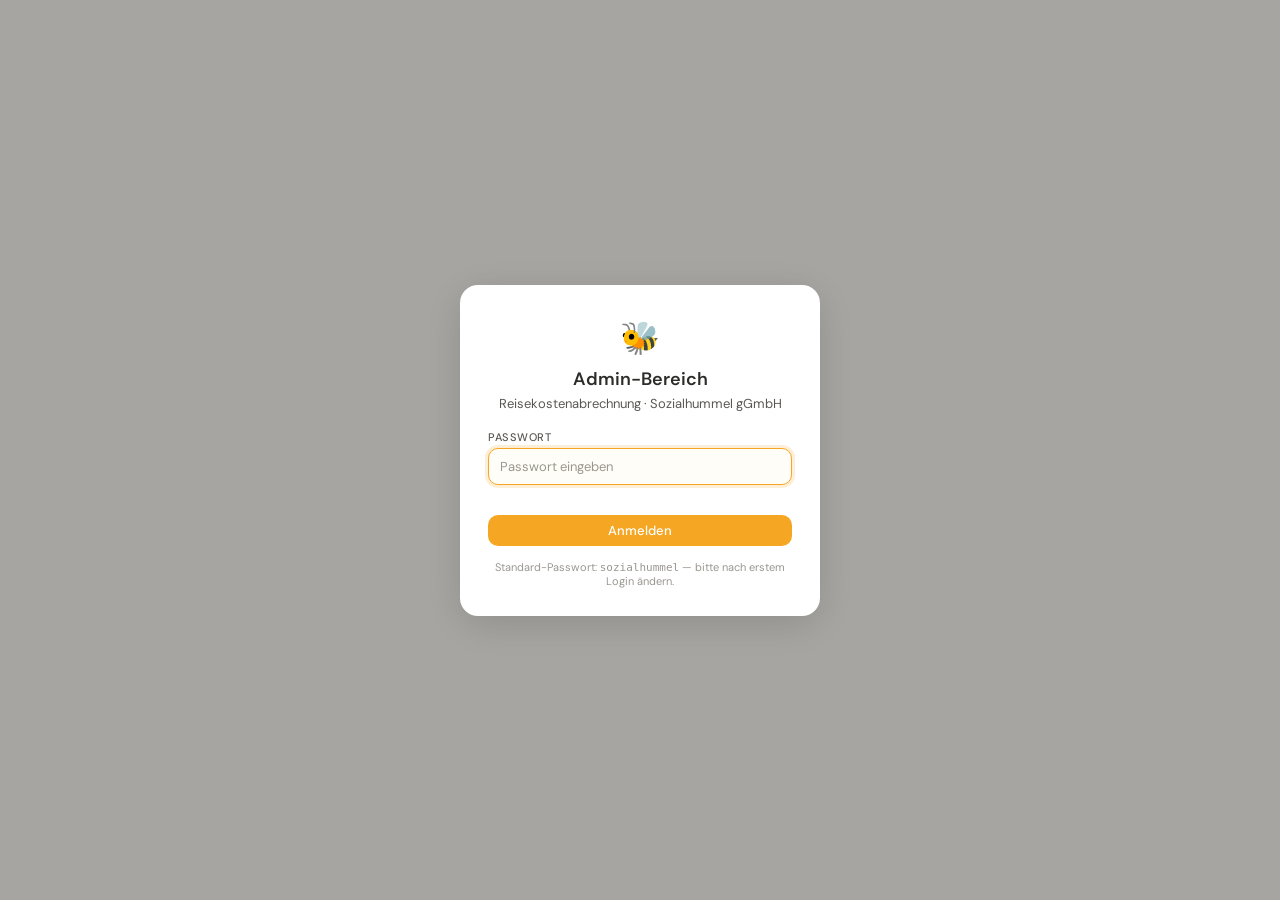
<file: admin.html>
<!DOCTYPE html>
<html lang="de">
<head>
  <meta charset="UTF-8">
  <meta name="viewport" content="width=device-width, initial-scale=1.0">
  <title>Admin · Reisekostenabrechnung</title>
  <link rel="preconnect" href="https://fonts.googleapis.com">
  <link rel="preconnect" href="https://fonts.gstatic.com" crossorigin>
  <link href="https://fonts.googleapis.com/css2?family=DM+Sans:wght@300;400;500;600&display=swap" rel="stylesheet">
  <link rel="stylesheet" href="style.css">
  <script src="config.js"></script>
</head>
<body>

<!-- Login -->
<div id="login-wrap" class="login-wrap">
  <div class="login-card">
    <div class="login-icon">🐝</div>
    <h2>Admin-Bereich</h2>
    <p>Reisekostenabrechnung · Sozialhummel gGmbH</p>
    <div class="field" style="text-align:left;margin-bottom:4px">
      <label class="field-label" for="pw-input">Passwort</label>
      <input type="password" id="pw-input" placeholder="Passwort eingeben"
             onkeydown="if(event.key==='Enter')doLogin()">
    </div>
    <div id="pw-error" style="font-size:12px;color:var(--red);min-height:18px;margin-bottom:8px"></div>
    <button class="btn-primary" style="width:100%;justify-content:center" onclick="doLogin()">
      Anmelden
    </button>
    <div class="login-hint">Standard-Passwort: <code>sozialhummel</code> — bitte nach erstem Login ändern.</div>
  </div>
</div>

<!-- Admin UI -->
<div id="admin-ui" style="display:none">

  <div id="topbar-mount"></div>

  <main>

    <!-- Section 1: Arbeitgeberdaten -->
    <div class="card">
      <div class="sec-title">🏢 Arbeitgeberdaten</div>

      <div class="grid-2" style="gap:10px">
        <div class="field col-2">
          <label class="field-label" for="ag-name">Firmenname *</label>
          <input type="text" id="ag-name" placeholder="Sozialhummel gGmbH">
        </div>
        <div class="field col-2">
          <label class="field-label" for="ag-strasse">Straße &amp; Hausnummer</label>
          <input type="text" id="ag-strasse" placeholder="Mozartstr. 10">
        </div>
        <div class="field">
          <label class="field-label" for="ag-plz">PLZ</label>
          <input type="text" id="ag-plz" placeholder="53819" maxlength="5">
        </div>
        <div class="field">
          <label class="field-label" for="ag-ort">Ort</label>
          <input type="text" id="ag-ort" placeholder="Neunkirchen-Seelscheid">
        </div>
        <div class="field">
          <label class="field-label" for="ag-email">E-Mail</label>
          <input type="email" id="ag-email" placeholder="info@sozialhummel.de">
        </div>
        <div class="field">
          <label class="field-label" for="ag-tel">Telefon</label>
          <input type="tel" id="ag-tel" placeholder="+49 2247 …">
        </div>
      </div>

      <hr class="sep">

      <div class="field" style="margin-bottom:6px">
        <label class="field-label" for="ag-maps-key">Google Maps API Key</label>
        <div style="display:flex;gap:8px;align-items:center;flex-wrap:wrap">
          <input type="text" id="ag-maps-key" placeholder="AIzaSy…" autocomplete="off"
                 style="flex:1;min-width:180px">
          <button class="btn-ghost" id="btn-test-key" onclick="testeApiKey()"
                  style="white-space:nowrap;flex-shrink:0">API Key testen</button>
          <span id="key-test-result" style="font-size:12px;font-weight:500;white-space:nowrap"></span>
        </div>
      </div>
      <div class="info-box" style="margin-bottom:14px">
        <span class="box-icon">ℹ️</span>
        <span>
          Für KM-Berechnung (Distance Matrix API). Kostenlos bis ca. 200 Anfragen/Tag.
          Schlüssel erstellen unter:
          <a href="https://console.cloud.google.com" target="_blank" rel="noopener"
             style="color:var(--blue)">console.cloud.google.com</a>
          <br>
          Der API Key aus <code>config.js</code> ist aktiv, solange hier kein abweichender Key
          gespeichert wurde. Hier eingetragene Werte überschreiben <code>config.js</code> nur
          auf diesem Gerät.
        </span>
      </div>

      <div class="btn-row">
        <button class="btn-primary" onclick="speichernAG()">Speichern</button>
      </div>
    </div>

    <div class="card" style="margin-top:1rem;border-left:3px solid #F5A623">
      <div class="sec-title">📧 Buchhaltung &amp; Einreichung</div>

      <div class="field" style="margin-bottom:10px">
        <label class="field-label" for="ag-buchhaltung-mail">Buchhaltungs-E-Mail</label>
        <input type="email" id="ag-buchhaltung-mail"
               placeholder="finanzen@sozialhummel.de"
               value="">
        <span style="font-size:11px;color:var(--text-hint)">
          Wird als Empfänger beim „Per E-Mail einreichen"-Button verwendet.
        </span>
      </div>

      <div class="btn-row" style="margin-top:12px">
        <button class="btn-primary" onclick="saveBuchhaltung()">Speichern</button>
      </div>
    </div>

    <div class="card" style="margin-top:1rem;border-left:3px solid #F5A623">
      <div class="sec-title">🚗 Erstattungssatz</div>

      <div class="field" style="margin-bottom:10px">
        <label class="field-label" for="ag-rate">Kilometerpauschale (€/km)</label>
        <div style="display:flex;align-items:center;gap:8px">
          <input type="number" id="ag-rate" step="0.01" min="0.10" max="1.00"
                 placeholder="0.30" style="width:90px">
          <span style="font-size:13px;color:var(--text-muted)">€ pro km</span>
        </div>
        <span style="font-size:11px;color:var(--text-hint)">
          Gesetzlicher Richtwert 2026: 0,30 €/km. Hier den vom AG festgelegten Satz eintragen.
        </span>
      </div>

      <div class="info-box" style="margin-bottom:10px">
        <span class="box-icon">ℹ️</span>
        <span>Änderungen gelten sofort für alle neuen Abrechnungen.</span>
      </div>

      <div class="btn-row" style="margin-top:12px">
        <button class="btn-primary" onclick="saveRate()">Speichern</button>
        <button class="btn-ghost" onclick="resetRate()">Auf Standard zurücksetzen (0,30 €)</button>
      </div>
    </div>

    <!-- Section 2: Passwort -->
    <div class="card">
      <div class="sec-title">🔐 Admin-Passwort ändern</div>
      <div class="grid-2" style="gap:10px">
        <div class="field">
          <label class="field-label" for="new-pw">Neues Passwort</label>
          <input type="password" id="new-pw" placeholder="Mind. 6 Zeichen"
                 autocomplete="new-password">
        </div>
        <div class="field">
          <label class="field-label" for="new-pw2">Passwort wiederholen</label>
          <input type="password" id="new-pw2" placeholder="Wiederholen"
                 autocomplete="new-password">
        </div>
      </div>
      <div class="btn-row">
        <button class="btn-primary" onclick="aendernPasswort()">Passwort ändern</button>
      </div>
    </div>

    <!-- Section 3: Daten zurücksetzen -->
    <div class="danger-card">
      <div class="sec-title" style="color:var(--red)">🗑 Daten zurücksetzen</div>
      <p style="font-size:13px;color:var(--red);margin-bottom:12px">
        Löscht alle <strong>Entwürfe</strong> und das <strong>Profil</strong> auf diesem Gerät.
        Admin-Einstellungen (Arbeitgeberdaten, Passwort) bleiben erhalten.
      </p>
      <button class="btn-danger" onclick="loeschenDaten()">Entwürfe &amp; Profil löschen</button>
    </div>

  </main>
</div>

<div id="toast"></div>
<script src="app.js?v=9"></script>
<script>
'use strict';

var DEFAULT_PW = 'sozialhummel';

function getAdminPw() { return store.get('admin_pw', null) || APP_CONFIG.adminPw; }

function doLogin() {
  var pw  = document.getElementById('pw-input').value;
  var err = document.getElementById('pw-error');
  if (pw === getAdminPw()) {
    document.getElementById('login-wrap').style.display = 'none';
    document.getElementById('admin-ui').style.display   = 'block';
    ladeAGDaten();
    document.getElementById('topbar-mount').innerHTML = renderTopbar('admin');
    // "Abmelden"-Button rechts in die Topbar-Nav einfügen
    var nav = document.querySelector('#topbar-mount .topbar-nav');
    if (nav) {
      var btn = document.createElement('button');
      btn.className = 'btn-ghost';
      btn.style.cssText = 'font-size:12px;padding:4px 12px;margin-left:4px';
      btn.textContent = 'Abmelden';
      btn.onclick = doLogout;
      nav.appendChild(btn);
    }
  } else {
    err.textContent = 'Falsches Passwort — bitte erneut versuchen.';
    document.getElementById('pw-input').value = '';
    document.getElementById('pw-input').focus();
  }
}

function doLogout() {
  document.getElementById('admin-ui').style.display   = 'none';
  document.getElementById('login-wrap').style.display = 'flex';
  document.getElementById('pw-error').textContent = '';
  document.getElementById('pw-input').value = '';
  document.getElementById('pw-input').focus();
}

function ladeAGDaten() {
  var ag = getArbeitgeber();
  setV('ag-name',     ag.name     || '');
  setV('ag-strasse',  ag.strasse  || '');
  setV('ag-plz',      ag.plz      || '');
  setV('ag-ort',      ag.ort      || '');
  setV('ag-email',    ag.email    || '');
  setV('ag-tel',      ag.tel      || '');
  setV('ag-maps-key', ag.mapsKey  || '');
  var agData = store.get('ag_data', {});
  var mailEl = document.getElementById('ag-buchhaltung-mail');
  if (mailEl) mailEl.value = agData.buchhaltungMail || '';
  var rateEl = document.getElementById('ag-rate');
  if (rateEl) rateEl.value = agData.rate || '0.30';
}

function speichernAG() {
  var ag = store.get('ag_data', {});
  ag.name    = gV('ag-name');
  ag.strasse = gV('ag-strasse');
  ag.plz     = gV('ag-plz');
  ag.ort     = gV('ag-ort');
  ag.email   = gV('ag-email');
  ag.tel     = gV('ag-tel');
  ag.mapsKey = gV('ag-maps-key');
  store.set('ag_data', ag);
  showToast('Gespeichert ✓', 'ok');
}

async function testeApiKey() {
  var key = gV('ag-maps-key');
  if (!key) { showToast('Bitte zuerst einen API Key eingeben.', 'warn'); return; }
  var btn = document.getElementById('btn-test-key');
  var res = document.getElementById('key-test-result');
  var orig = btn.textContent;
  btn.disabled = true; btn.textContent = 'Teste …';
  res.textContent = '';
  try {
    var url = 'https://maps.googleapis.com/maps/api/geocode/json?address=Bonn,DE&key=' +
              encodeURIComponent(key);
    var r = await fetch(url);
    var j = await r.json();
    if (j.status === 'OK' || j.status === 'ZERO_RESULTS') {
      res.textContent = '✓ Gültig';
      res.style.color = 'var(--green-dark)';
    } else {
      res.textContent = '✗ Ungültig (' + j.status + ')';
      res.style.color = 'var(--red)';
    }
  } catch (e) {
    res.textContent = '✗ Fehler: ' + e.message;
    res.style.color = 'var(--red)';
  } finally {
    btn.disabled = false; btn.textContent = orig;
  }
}

function aendernPasswort() {
  var pw  = gV('new-pw');
  var pw2 = gV('new-pw2');
  if (!pw)           { showToast('Bitte neues Passwort eingeben.', 'warn'); return; }
  if (pw.length < 6) { showToast('Passwort muss mindestens 6 Zeichen lang sein.', 'warn'); return; }
  if (pw !== pw2)    { showToast('Passwörter stimmen nicht überein.', 'warn'); return; }
  store.set('admin_pw', pw);
  setV('new-pw', ''); setV('new-pw2', '');
  showToast('Passwort geändert ✓', 'ok');
}

function loeschenDaten() {
  if (!confirm('Alle Entwürfe und das Profil wirklich löschen? Dieser Vorgang kann nicht rückgängig gemacht werden.')) return;
  store.del('drafts');
  store.del('profil');
  showToast('Entwürfe und Profil gelöscht.', 'ok');
}

function saveBuchhaltung() {
  var mail = document.getElementById('ag-buchhaltung-mail');
  if (!mail) return;
  var ag = store.get('ag_data', {});
  ag.buchhaltungMail = mail.value.trim();
  store.set('ag_data', ag);
  if (ag.buchhaltungMail) {
    showToast('Buchhaltungs-E-Mail gespeichert ✓', 'ok');
  } else {
    showToast('Buchhaltungs-E-Mail geleert — kein CC beim E-Mail-Versand.', 'ok');
  }
}

function saveRate() {
  var rateEl = document.getElementById('ag-rate');
  if (!rateEl) return;
  var val = parseFloat(rateEl.value);
  if (isNaN(val) || val < 0.10 || val > 1.00) {
    showToast('Bitte einen gültigen Satz zwischen 0,10 und 1,00 € eingeben.', 'warn');
    return;
  }
  var ag = store.get('ag_data', {});
  ag.rate = val;
  store.set('ag_data', ag);
  showToast('Erstattungssatz gespeichert ✓', 'ok');
}

function resetRate() {
  var rateEl = document.getElementById('ag-rate');
  if (rateEl) rateEl.value = '0.30';
  var ag = store.get('ag_data', {});
  ag.rate = 0.30;
  store.set('ag_data', ag);
  showToast('Erstattungssatz auf 0,30 € zurückgesetzt ✓', 'ok');
}

function setV(id, val) { var el = document.getElementById(id); if (el) el.value = val; }
function gV(id)        { var el = document.getElementById(id); return el ? el.value.trim() : ''; }

document.addEventListener('DOMContentLoaded', function () {
  document.getElementById('login-wrap').style.display = 'flex';
  document.getElementById('admin-ui').style.display   = 'none';
  document.getElementById('pw-input').focus();
});
</script>

</body>
</html>
</file>
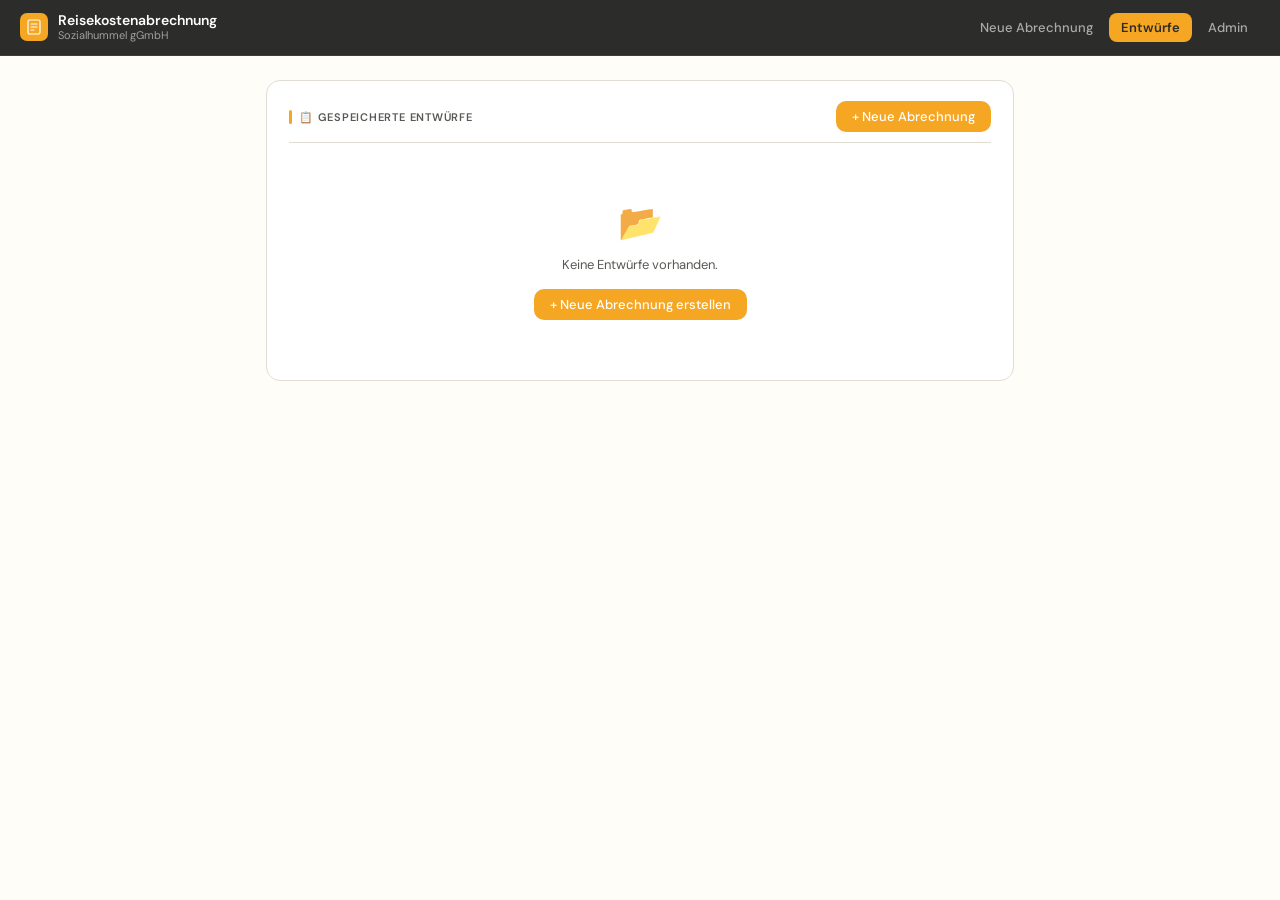
<file: drafts.html>
<!DOCTYPE html>
<html lang="de">
<head>
  <meta charset="UTF-8">
  <meta name="viewport" content="width=device-width, initial-scale=1.0">
  <title>Entwürfe · Reisekostenabrechnung</title>
  <link rel="preconnect" href="https://fonts.googleapis.com">
  <link rel="preconnect" href="https://fonts.gstatic.com" crossorigin>
  <link href="https://fonts.googleapis.com/css2?family=DM+Sans:wght@300;400;500;600&display=swap" rel="stylesheet">
  <link rel="stylesheet" href="style.css">
  <script src="config.js"></script>
</head>
<body>

<div id="topbar-mount"></div>

<main>
  <div class="card">
    <div style="display:flex;align-items:center;justify-content:space-between;
                margin-bottom:16px;padding-bottom:10px;border-bottom:1px solid var(--gray-200)">
      <div class="sec-title" style="margin:0;padding:0;border:none">📋 Gespeicherte Entwürfe</div>
      <a href="index.html" class="btn-primary" style="text-decoration:none">
        + Neue Abrechnung
      </a>
    </div>
    <div id="drafts-list"></div>
  </div>
</main>

<div id="toast"></div>
<script src="app.js?v=9"></script>
<script>
'use strict';

function getDraftBetrag(d) {
  var m        = d.mitarbeiter || {};
  var pendelKm = (m.pendelKmEinfach || 0) * 2;
  var gesamt   = 0;
  (d.fahrten || []).forEach(function (f) {
    var modus   = f.modus || 'hinrueck';
    var kmHin   = parseInt(f.kmHin)   || 0;
    var kmRueck = parseInt(f.kmRueck) || 0;
    var gesamtKm;
    if      (modus === 'einfach')    gesamtKm = kmHin;
    else if (modus === 'hinrueck')   gesamtKm = kmHin * 2;
    else                             gesamtKm = kmHin + kmRueck;
    var keinAbzug = f.startTyp === 'arbeitsort';
    var erstKm    = keinAbzug ? gesamtKm : Math.max(0, gesamtKm - pendelKm);
    gesamt += erstKm * 0.30;
  });
  var sp = d.spesen || {};
  gesamt += (sp.uebernachtung || 0) + (sp.opnv || 0) + (sp.parken || 0) + (sp.sonstige || 0);
  return gesamt;
}

function getModusUebersicht(fahrten) {
  var counts = {};
  (fahrten || []).forEach(function (f) {
    var mod = f.modus || 'hinrueck';
    counts[mod] = (counts[mod] || 0) + 1;
  });
  var parts = [];
  if (counts.einfach)    parts.push(counts.einfach    + '× Einfach');
  if (counts.hinrueck)   parts.push(counts.hinrueck   + '× H+R');
  if (counts.mehrtaegig) parts.push(counts.mehrtaegig + '× Mehrtägig');
  return parts.join(', ') || '–';
}

function renderDrafts() {
  var list = document.getElementById('drafts-list');
  if (!list) return;

  var drafts = getDrafts().slice().sort(function (a, b) {
    return new Date(b.savedAt || 0) - new Date(a.savedAt || 0);
  });

  if (drafts.length === 0) {
    list.innerHTML =
      '<div class="empty-state">' +
        '<div class="empty-state-icon">📂</div>' +
        '<p>Keine Entwürfe vorhanden.</p>' +
        '<a href="index.html" class="btn-primary"' +
        ' style="text-decoration:none;display:inline-flex;align-items:center;gap:6px">' +
          '+ Neue Abrechnung erstellen' +
        '</a>' +
      '</div>';
    return;
  }

  list.innerHTML = drafts.map(function (d) {
    var m        = d.mitarbeiter || {};
    var vn       = m.vorname  || '';
    var nn       = m.nachname || '';
    var initials = ((vn[0] || '') + (nn[0] || '')).toUpperCase() || '?';
    var name     = [vn, nn].filter(Boolean).join(' ') || 'Unbenannt';
    var nFahrten = (d.fahrten || []).length;
    var betrag   = getDraftBetrag(d);
    var modi     = getModusUebersicht(d.fahrten);
    var savedAt  = d.savedAt ? fmtDateTime(d.savedAt) : '–';

    return (
      '<div class="draft-card">' +
        '<div class="draft-avatar">' + esc(initials) + '</div>' +
        '<div class="draft-info">' +
          '<div class="draft-name">' +
            esc(name) +
            '<span class="draft-id">' + esc(d.id || '–') + '</span>' +
          '</div>' +
          '<div class="draft-meta">' +
            nFahrten + ' Fahrt' + (nFahrten !== 1 ? 'en' : '') +
            ' (' + esc(modi) + ')' +
            ' · Gesamt: <strong>' + esc(fmt(betrag)) + '</strong>' +
            ' · Gespeichert: ' + esc(savedAt) +
          '</div>' +
        '</div>' +
        '<div class="draft-actions">' +
          '<a href="index.html?draft=' + encodeURIComponent(d.id || '') + '"' +
          ' class="btn-primary" style="text-decoration:none">Weiterbearbeiten</a>' +
          '<button class="btn-danger btn-icon"' +
          ' onclick="loeschenDraft(\'' + esc(d.id || '') + '\')"' +
          ' title="Löschen">🗑</button>' +
        '</div>' +
      '</div>'
    );
  }).join('');
}

function loeschenDraft(id) {
  if (!confirm('Entwurf ' + id + ' wirklich löschen?')) return;
  deleteDraft(id);
  renderDrafts();
  showToast('Entwurf gelöscht.', 'ok');
}

document.addEventListener('DOMContentLoaded', function () {
  document.getElementById('topbar-mount').innerHTML = renderTopbar('drafts');
  renderDrafts();
});
</script>

</body>
</html>
</file>
<file: style.css>
/* ============================================================
   Reisekostenabrechnung · Sozialhummel gGmbH
   ============================================================ */

@import url('https://fonts.googleapis.com/css2?family=DM+Sans:wght@300;400;500;600&display=swap');

*, *::before, *::after { box-sizing: border-box; margin: 0; padding: 0; }

:root {
  /* Sozialhummel brand */
  --sh-orange:        #F5A623;
  --sh-orange-l:      #FEF3DC;
  --sh-orange-d:      #C07A0A;
  --sh-orange-border: #EDD68A;
  --sh-text:          #2C2C2A;
  --sh-text-mid:      #5A5854;
  --sh-text-muted:    #9A9790;
  --sh-bg:            #FFFDF7;
  --sh-bg-2:          #F7F4EE;
  --sh-border:        #E2DDD4;
  --sh-border-l:      #EDE9E2;
  --sh-green:         #2A7A5A;
  --sh-green-l:       #E8F5EF;
  --sh-red:           #A32D2D;
  --sh-red-l:         #FAEAEA;

  /* Semantic aliases */
  --green:       var(--sh-green);
  --green-light: var(--sh-green-l);
  --green-dark:  #085041;
  --blue:        #185FA5;
  --blue-light:  #E6F1FB;
  --amber:       var(--sh-orange-d);
  --amber-light: var(--sh-orange-l);
  --red:         var(--sh-red);
  --red-light:   var(--sh-red-l);
  --gray-50:     var(--sh-bg);
  --gray-100:    var(--sh-bg-2);
  --gray-200:    var(--sh-border);
  --text:        var(--sh-text);
  --text-muted:  var(--sh-text-mid);
  --text-hint:   var(--sh-text-muted);
}

html { font-size: 14px; }

body {
  font-family: 'DM Sans', system-ui, sans-serif;
  background: var(--gray-50);
  color: var(--text);
  min-height: 100vh;
}

/* ── Topbar ──────────────────────────────────────────────── */

.topbar {
  position: sticky;
  top: 0;
  z-index: 100;
  height: 56px;
  background: #2C2C2A;
  border-bottom: 1px solid rgba(255,255,255,.08);
  display: flex;
  align-items: center;
  justify-content: space-between;
  padding: 0 20px;
  gap: 12px;
}

.topbar-brand {
  display: flex;
  align-items: center;
  gap: 10px;
  text-decoration: none;
  flex-shrink: 0;
}

.topbar-logo-sq {
  width: 28px;
  height: 28px;
  border-radius: 7px;
  background: var(--sh-orange);
  display: flex;
  align-items: center;
  justify-content: center;
  flex-shrink: 0;
}

.topbar-logo-sq svg { display: block; }

.topbar-name {
  font-size: 14px;
  font-weight: 600;
  color: #fff;
  line-height: 1.1;
}

.topbar-sub {
  font-size: 11px;
  color: rgba(255,255,255,.55);
  font-weight: 400;
}

.topbar-nav {
  display: flex;
  align-items: center;
  gap: 4px;
}

.topbar-nav a {
  font-size: 13px;
  font-weight: 500;
  color: rgba(255,255,255,.6);
  text-decoration: none;
  padding: 6px 12px;
  border-radius: 8px;
  transition: background .15s, color .15s;
}

.topbar-nav a:hover { background: rgba(255,255,255,.1); color: #fff; }
.topbar-nav a.active { background: var(--sh-orange); color: #2C2C2A; font-weight: 600; }

/* ── Layout ──────────────────────────────────────────────── */

main {
  max-width: 780px;
  margin: 24px auto;
  padding: 0 16px;
}

/* ── Cards ───────────────────────────────────────────────── */

.card {
  background: #fff;
  border: 1px solid var(--gray-200);
  border-radius: 14px;
  padding: 20px 22px;
  margin-bottom: 14px;
}

.danger-card {
  background: var(--red-light);
  border: 1px solid rgba(163, 45, 45, .2);
  border-radius: 14px;
  padding: 20px 22px;
  margin-bottom: 14px;
}

/* ── Section Titles ──────────────────────────────────────── */

.sec-title {
  font-size: 11px;
  font-weight: 600;
  text-transform: uppercase;
  letter-spacing: .07em;
  color: var(--text-muted);
  margin-bottom: 14px;
  display: flex;
  align-items: center;
}

.sec-title::before {
  content: '';
  display: inline-block;
  width: 3px;
  height: 14px;
  background: var(--sh-orange);
  border-radius: 2px;
  margin-right: 7px;
  flex-shrink: 0;
}

/* ── Grids ───────────────────────────────────────────────── */

.grid-2 { display: grid; grid-template-columns: 1fr 1fr; gap: 10px; }
.grid-3 { display: grid; grid-template-columns: 1fr 1fr 1fr; gap: 10px; }
.grid-4 { display: grid; grid-template-columns: 1fr 1fr 1fr 1fr; gap: 10px; }
.col-2  { grid-column: span 2; }
.col-3  { grid-column: span 3; }
.col-4  { grid-column: span 4; }

/* ── Form Elements ───────────────────────────────────────── */

.field { display: flex; flex-direction: column; gap: 4px; }

.field-label {
  font-size: 11px;
  font-weight: 500;
  color: var(--text-muted);
  text-transform: uppercase;
  letter-spacing: .05em;
}

input[type="text"],
input[type="number"],
input[type="email"],
input[type="tel"],
input[type="date"],
input[type="password"],
select,
textarea {
  font-family: inherit;
  font-size: 13px;
  color: var(--text);
  background: var(--gray-50);
  border: 1px solid var(--gray-200);
  border-radius: 10px;
  padding: 9px 11px;
  width: 100%;
  transition: border-color .15s, box-shadow .15s;
  outline: none;
  appearance: none;
  -webkit-appearance: none;
}

input[type="text"]:focus,
input[type="number"]:focus,
input[type="email"]:focus,
input[type="tel"]:focus,
input[type="date"]:focus,
input[type="password"]:focus,
select:focus,
textarea:focus {
  border-color: var(--sh-orange);
  box-shadow: 0 0 0 3px rgba(245, 166, 35, .18);
}

input::placeholder, textarea::placeholder { color: var(--text-hint); }

select {
  background-image: url("data:image/svg+xml,%3Csvg xmlns='http://www.w3.org/2000/svg' width='12' height='8' viewBox='0 0 12 8'%3E%3Cpath d='M1 1l5 5 5-5' stroke='%236b6a65' stroke-width='1.5' fill='none' stroke-linecap='round'/%3E%3C/svg%3E");
  background-repeat: no-repeat;
  background-position: right 10px center;
  padding-right: 28px;
  cursor: pointer;
}

textarea { resize: vertical; min-height: 72px; }

/* ── Buttons ─────────────────────────────────────────────── */

button, .btn-primary, .btn-ghost, .btn-danger, .btn-add {
  font-family: inherit;
  font-size: 13px;
  font-weight: 500;
  border: none;
  border-radius: 10px;
  padding: 9px 16px;
  cursor: pointer;
  display: inline-flex;
  align-items: center;
  gap: 6px;
  transition: opacity .15s, background .15s;
  text-decoration: none;
  line-height: 1;
}

button:disabled { opacity: .5; cursor: not-allowed; }

.btn-primary {
  background: var(--sh-orange);
  color: #fff;
}
.btn-primary:hover:not(:disabled) { opacity: .88; }

.btn-ghost {
  background: transparent;
  border: 1px solid var(--gray-200);
  color: var(--text-muted);
}
.btn-ghost:hover:not(:disabled) { background: var(--gray-100); }

.btn-danger {
  background: var(--red-light);
  color: var(--red);
}
.btn-danger:hover:not(:disabled) { opacity: .8; }

.btn-add {
  background: var(--sh-bg-2);
  border: 1.5px dashed var(--sh-orange);
  color: var(--sh-orange-d);
  width: 100%;
  justify-content: center;
  border-radius: 10px;
  margin-top: 8px;
}
.btn-add:hover:not(:disabled) { background: var(--sh-orange-l); }

.btn-icon {
  padding: 7px 9px;
  font-size: 13px;
  border-radius: 8px;
}

.btn-row {
  display: flex;
  gap: 8px;
  margin-top: 14px;
  flex-wrap: wrap;
}

/* ── Info/Warn/Ok Boxes ──────────────────────────────────── */

.info-box, .warn-box, .ok-box {
  border-radius: 10px;
  padding: 9px 12px;
  font-size: 12px;
  display: flex;
  align-items: flex-start;
  gap: 8px;
  line-height: 1.5;
}

.info-box { background: var(--blue-light); color: #0C447C; border: 1px solid #b3d3f0; }
.warn-box  { background: var(--sh-orange-l); color: var(--sh-orange-d); border: 1px solid var(--sh-orange-border); }
.ok-box    { background: var(--green-light); color: var(--green-dark); border: 1px solid #6DBFA0; }

.box-icon { flex-shrink: 0; font-size: 14px; line-height: 1.4; }

/* ── Toast ───────────────────────────────────────────────── */

#toast {
  position: fixed;
  bottom: 24px;
  right: 24px;
  padding: 10px 18px;
  border-radius: 10px;
  font-size: 13px;
  font-family: inherit;
  font-weight: 500;
  z-index: 9999;
  transition: opacity .3s;
  pointer-events: none;
  max-width: 320px;
  opacity: 0;
}

/* ── Summary Strip ───────────────────────────────────────── */

.sum-strip {
  display: grid;
  grid-template-columns: 1fr 1fr 1fr;
  gap: 1px;
  background: var(--gray-200);
  border-radius: 14px;
  overflow: hidden;
  margin-bottom: 14px;
}

.sum-block {
  background: #fff;
  padding: 14px 16px;
  text-align: center;
}

.sum-block.highlight { background: var(--green-light); }
.sum-block.deduct    { background: var(--sh-red-l); }

.sum-label {
  font-size: 10px;
  font-weight: 600;
  text-transform: uppercase;
  letter-spacing: .07em;
  color: var(--text-muted);
  margin-bottom: 4px;
}

.sum-value {
  font-size: 20px;
  font-weight: 500;
  color: var(--text);
}

.sum-block.highlight .sum-value { color: var(--green-dark); }
.sum-block.deduct    .sum-value { color: var(--red); }

/* ── Pendel Row ──────────────────────────────────────────── */

.pendel-row {
  background: var(--sh-orange-l);
  padding: 5px 10px;
  font-size: 11px;
  color: var(--sh-orange-d);
  display: flex;
  align-items: center;
  gap: 6px;
  border-bottom: 1px solid rgba(192, 122, 10, .15);
}

.pendel-row.no-deduct {
  background: var(--green-light);
  color: var(--green-dark);
}

/* ── Start Buttons ───────────────────────────────────────── */

.start-btn {
  border-radius: 20px;
  font-size: 11px;
  font-weight: 500;
  padding: 3px 9px;
  border: 0.5px solid var(--gray-200);
  background: var(--gray-50);
  cursor: pointer;
  transition: background .15s, border-color .15s, color .15s;
  font-family: inherit;
}

.start-btn:hover { background: var(--gray-100); }

.start-btn.active {
  background: var(--sh-orange-l);
  border-color: var(--sh-orange);
  color: var(--sh-orange-d);
  font-weight: 600;
}

.start-btn.active.home-btn {
  background: var(--sh-orange-l);
  border-color: var(--sh-orange);
  color: var(--sh-orange-d);
}

/* ── Fahrten Table ───────────────────────────────────────── */

.fahrten-table {
  width: 100%;
  border-collapse: collapse;
  font-size: 13px;
  margin-bottom: 4px;
}

.fahrten-table th {
  font-size: 10px;
  font-weight: 600;
  text-transform: uppercase;
  letter-spacing: .05em;
  color: var(--text-muted);
  padding: 6px 8px;
  text-align: left;
  border-bottom: 1px solid var(--gray-200);
}

.fahrten-table td {
  padding: 7px 8px;
  vertical-align: middle;
  border-bottom: 1px solid var(--gray-100);
}

.fahrt-row:last-of-type td { border-bottom: none; }

.km-cell {
  display: flex;
  align-items: center;
  gap: 4px;
}

.km-cell input { width: 52px; }

.betrag-cell {
  text-align: right;
  font-weight: 500;
  white-space: nowrap;
}

/* ── Draft / Admin Cards ─────────────────────────────────── */

.draft-card {
  display: flex;
  align-items: center;
  gap: 12px;
  padding: 12px 0;
  border-bottom: 1px solid var(--gray-100);
}
.draft-card:last-child { border-bottom: none; }

.draft-avatar {
  width: 36px;
  height: 36px;
  border-radius: 50%;
  background: var(--sh-orange-l);
  color: var(--sh-orange-d);
  font-size: 13px;
  font-weight: 600;
  display: flex;
  align-items: center;
  justify-content: center;
  flex-shrink: 0;
}

.draft-info { flex: 1; min-width: 0; }

.draft-name {
  font-size: 13px;
  font-weight: 500;
  color: var(--text);
  display: flex;
  align-items: center;
  gap: 6px;
  flex-wrap: wrap;
}

.draft-id {
  font-size: 11px;
  font-weight: 500;
  color: var(--text-muted);
  background: var(--gray-100);
  border-radius: 5px;
  padding: 1px 6px;
}

.draft-meta {
  font-size: 11px;
  color: var(--text-hint);
  margin-top: 2px;
}

.draft-actions { display: flex; gap: 6px; align-items: center; flex-shrink: 0; }

/* ── Pendel Section ──────────────────────────────────────── */

.pendel-card {
  border: 1px solid var(--gray-200);
  border-radius: 12px;
  overflow: hidden;
  margin-top: 10px;
}

.pendel-card-header {
  padding: 10px 14px;
  background: var(--gray-50);
  border-bottom: 1px solid var(--gray-200);
  font-size: 11px;
  font-weight: 600;
  text-transform: uppercase;
  letter-spacing: .06em;
  color: var(--text-muted);
}

.pendel-card-body { padding: 12px 14px; }

/* ── Draft bar ───────────────────────────────────────────── */

#draft-bar {
  background: var(--sh-orange-l);
  border-bottom: 1px solid var(--sh-orange-border);
  padding: 8px 20px;
  font-size: 12px;
  color: var(--sh-orange-d);
  display: flex;
  align-items: center;
  gap: 8px;
  justify-content: space-between;
}

/* ── Login Overlay ───────────────────────────────────────── */

.login-wrap {
  position: fixed;
  inset: 0;
  background: rgba(0,0,0,.35);
  display: flex;
  align-items: center;
  justify-content: center;
  z-index: 999;
}

.login-card {
  background: #fff;
  border-radius: 18px;
  padding: 32px 28px 28px;
  width: 100%;
  max-width: 360px;
  text-align: center;
  box-shadow: 0 8px 40px rgba(0,0,0,.14);
}

.login-icon { font-size: 32px; margin-bottom: 8px; }
.login-card h2 { font-size: 18px; font-weight: 600; margin-bottom: 4px; }
.login-card p  { font-size: 13px; color: var(--text-muted); margin-bottom: 18px; }

.login-error {
  font-size: 12px;
  color: var(--red);
  margin-top: 6px;
  min-height: 18px;
}

.login-hint {
  font-size: 11px;
  color: var(--text-hint);
  margin-top: 14px;
}

/* ── Separator ───────────────────────────────────────────── */

hr.sep { border: none; border-top: 1px solid var(--gray-200); margin: 16px 0; }

/* ── Empty State ─────────────────────────────────────────── */

.empty-state {
  text-align: center;
  padding: 40px 20px;
  color: var(--text-muted);
}

.empty-state-icon { font-size: 36px; margin-bottom: 10px; }
.empty-state p { font-size: 13px; margin-bottom: 16px; }

/* ── Status bar ──────────────────────────────────────────── */

.status-bar {
  display: flex;
  align-items: center;
  justify-content: space-between;
  padding: 10px 14px;
  background: var(--gray-50);
  border: 1px solid var(--gray-200);
  border-radius: 10px;
  font-size: 12px;
  color: var(--text-muted);
  margin-bottom: 14px;
}

/* ── File upload ─────────────────────────────────────────── */

.drop-zone {
  border: 1.5px dashed var(--gray-200);
  border-radius: 10px;
  padding: 20px;
  text-align: center;
  font-size: 12px;
  color: var(--text-hint);
  cursor: pointer;
  transition: border-color .15s, background .15s;
}

.drop-zone:hover, .drop-zone.drag-over {
  border-color: var(--sh-orange);
  background: var(--sh-orange-l);
  color: var(--sh-orange-d);
}

.file-list {
  display: flex;
  flex-direction: column;
  gap: 6px;
  margin-top: 8px;
}

.file-item {
  display: flex;
  align-items: center;
  gap: 8px;
  padding: 6px 10px;
  background: var(--gray-50);
  border: 1px solid var(--gray-200);
  border-radius: 8px;
  font-size: 12px;
  color: var(--text-muted);
}

.file-item span { flex: 1; min-width: 0; overflow: hidden; text-overflow: ellipsis; white-space: nowrap; }

/* ── Responsive ──────────────────────────────────────────── */

@media (max-width: 600px) {
  .grid-2, .grid-3, .grid-4 {
    grid-template-columns: 1fr;
  }
  .col-2, .col-3, .col-4 { grid-column: span 1; }
  .topbar-sub { display: none; }
  .topbar-nav a { padding: 6px 8px; font-size: 12px; }
  main { margin: 12px auto; }
  .sum-strip { grid-template-columns: 1fr; }
  .fahrten-table { font-size: 12px; }
  .fahrten-table .col-hide { display: none; }
  .draft-actions { flex-direction: column; }
}

/* ── Hilfe-System ────────────────────────────────────────── */

.hilfe-btn {
  display: inline-flex;
  align-items: center;
  gap: 4px;
  padding: 4px 11px;
  font-size: 11px;
  font-weight: 500;
  font-family: inherit;
  border-radius: 20px;
  cursor: pointer;
  border: 1px solid var(--sh-border);
  background: var(--sh-bg-2);
  color: var(--sh-text-muted);
  transition: all .12s;
}
.hilfe-btn:hover,
.hilfe-btn-active {
  background: var(--sh-orange-l);
  border-color: var(--sh-orange);
  color: var(--sh-orange-d);
}

.hilfe-panel {
  display: none;
  margin-bottom: 10px;
  border: 1px solid var(--sh-border);
  border-left: 3px solid var(--sh-orange);
  border-radius: 0 10px 10px 0;
  overflow: hidden;
}
.hilfe-panel.hilfe-open { display: block; }

.hilfe-header {
  display: flex;
  align-items: center;
  padding: 8px 13px;
  background: var(--sh-bg-2);
  border-bottom: 1px solid var(--sh-border-l);
}
.hilfe-titel {
  font-size: 12px;
  font-weight: 600;
  color: var(--sh-text);
  flex: 1;
}
.hilfe-close {
  background: none;
  border: none;
  cursor: pointer;
  font-size: 16px;
  color: var(--sh-text-muted);
  padding: 2px 4px;
  border-radius: 4px;
  line-height: 1;
  font-family: inherit;
}
.hilfe-close:hover {
  background: var(--sh-border);
  color: var(--sh-text);
}

.hilfe-body {
  padding: 11px 13px;
  background: #fff;
  font-size: 12px;
  color: var(--sh-text-mid);
  line-height: 1.6;
}
.hilfe-body p { margin-bottom: 6px; }
.hilfe-body p:last-child { margin-bottom: 0; }

.help-list {
  padding-left: 14px;
  margin-bottom: 6px;
}
.help-list li { margin-bottom: 3px; }

.help-steps {
  padding-left: 18px;
  margin: 6px 0;
}
.help-steps li {
  margin-bottom: 5px;
  padding-left: 4px;
}

.help-example {
  background: var(--sh-bg-2);
  border: 1px solid var(--sh-border);
  border-radius: 7px;
  overflow: hidden;
  margin-top: 8px;
}
.help-example-title {
  padding: 5px 10px;
  font-size: 10px;
  font-weight: 600;
  text-transform: uppercase;
  letter-spacing: .05em;
  color: var(--sh-orange-d);
  background: var(--sh-orange-l);
  border-bottom: 1px solid var(--sh-orange-border);
}
.help-example-row {
  display: flex;
  justify-content: space-between;
  font-size: 11px;
  padding: 4px 10px;
  border-bottom: 1px solid var(--sh-border-l);
  color: var(--sh-text-mid);
}
.help-example-row:last-child { border: none; }
.help-example-row.red  { color: var(--sh-red); }
.help-example-row.total {
  font-weight: 600;
  color: var(--sh-text);
}

.help-tip {
  display: flex;
  gap: 7px;
  padding: 7px 10px;
  background: var(--sh-green-l);
  border: 1px solid #82CFA6;
  border-radius: 6px;
  margin-top: 7px;
  font-size: 11.5px;
  color: var(--sh-green);
  line-height: 1.5;
}
.help-warn {
  display: flex;
  gap: 7px;
  padding: 7px 10px;
  background: var(--sh-orange-l);
  border: 1px solid var(--sh-orange-border);
  border-radius: 6px;
  margin-top: 6px;
  font-size: 11.5px;
  color: var(--sh-orange-d);
  line-height: 1.5;
}
.help-info {
  display: flex;
  gap: 7px;
  padding: 7px 10px;
  background: var(--sh-bg-2);
  border: 1px solid var(--sh-border);
  border-radius: 6px;
  margin-top: 6px;
  font-size: 11.5px;
  color: var(--sh-text-mid);
  line-height: 1.5;
}

.help-divider {
  border: none;
  border-top: 1px solid var(--sh-border-l);
  margin: 10px 0;
}
.help-faq-item {
  border-bottom: 1px solid var(--sh-border-l);
  padding: 4px 0;
}
.help-faq-item:last-child { border-bottom: none; }
.help-faq-q {
  display: flex;
  justify-content: space-between;
  align-items: center;
  cursor: pointer;
  font-size: 12px;
  font-weight: 500;
  color: var(--sh-text);
  padding: 4px 0;
  gap: 8px;
}
.help-faq-q:hover { color: var(--sh-orange-d); }
.faq-chevron {
  font-size: 14px;
  color: var(--sh-text-muted);
  transition: transform .15s;
  flex-shrink: 0;
}
.help-faq-q.open .faq-chevron { transform: rotate(180deg); }
.help-faq-a {
  display: none;
  font-size: 11.5px;
  color: var(--sh-text-mid);
  line-height: 1.5;
  padding: 4px 0 6px 4px;
}
.help-faq-a.open { display: block; }

.maps-btn-group {
  display: flex;
  align-items: center;
  gap: 5px;
  margin-left: auto;
}
.hilfe-btn-maps {
  padding: 5px 8px;
  border-radius: 8px;
  font-size: 13px;
}

/* ─── Mobile Ansicht (max 640px) ──────────────────────────────────────── */
@media (max-width: 640px) {

  /* Topbar */
  .topbar { flex-wrap: wrap; gap: 6px; padding: 10px 12px; }
  .topbar-nav { width: 100%; display: flex; gap: 4px; flex-wrap: wrap; }
  .topbar-nav a { font-size: 12px; padding: 4px 8px; }

  /* Cards */
  .card { padding: 14px 12px; }

  /* Grids → 1-spaltig */
  .grid-2 { grid-template-columns: 1fr !important; }
  .grid-3 { grid-template-columns: 1fr !important; }
  [style*="grid-template-columns:2fr 1fr 1fr"] {
    display: flex !important; flex-direction: column !important; gap: 8px !important;
  }

  /* Buttons volle Breite */
  .btn-row { flex-wrap: wrap; }
  .btn-row .btn-primary,
  .btn-row .btn-ghost { width: 100%; text-align: center; }
  .btn-row .btn-ghost[style*="margin-left:auto"] { margin-left: 0 !important; }

  /* Fahrt-Karte */
  .fk-grid { grid-template-columns: 1fr !important; }
  .fk-span2 { grid-column: span 1 !important; }
  .fk-header { flex-wrap: wrap; gap: 6px; }
  .fk-datum-row { flex-direction: column; gap: 8px; }

  /* KM-Block */
  .km-row { flex-wrap: wrap; gap: 8px; }
  .km-mehrtaegig-grid { grid-template-columns: 1fr !important; }

  /* Modus-Buttons */
  .modus-btn { font-size: 11px; padding: 5px 8px; }

  /* Zusammenfassung Strip */
  .sum-strip { flex-direction: column; gap: 8px; }
  .sum-block { width: 100%; }

  /* Hilfe-Panel */
  .hilfe-panel { width: 100% !important; left: 0 !important; right: 0 !important; }

  /* Sec-Label */
  .sec-label { flex-wrap: wrap; gap: 6px; }

  /* Maps-Btn-Group */
  .maps-btn-group { margin-left: 0 !important; margin-top: 8px; width: 100%; }

  /* Pendelstrecken-Box */
  .pendel-b .sum-strip { flex-direction: column; }

}

/* ─── Digitales Unterschriftenfeld ───────────────────────────────────────── */

.signature-section {
  width: 100%;
  display: block;
  box-sizing: border-box;
  background: #fff;
  border: 1px solid #E5E5E0;
  border-radius: 6px;
  padding: 14px;
  margin: 16px 0;
}

.signature-header {
  display: flex;
  justify-content: space-between;
  align-items: baseline;
  margin-bottom: 4px;
}

.signature-header label {
  font-size: 14px;
  font-weight: 600;
  color: #2C2C2A;
}

.signature-header .required {
  color: #C0392B;
}

.signature-hint {
  margin: 0 0 10px 0;
  font-size: 12px;
  color: #5F5E5A;
}

.signature-canvas-wrapper {
  position: relative;
  background: #FAFAF7;
  border: 1.5px dashed #B4B2A9;
  border-radius: 4px;
  overflow: hidden;
  height: 160px;
}

#signature-canvas {
  display: block;
  width: 100%;
  height: 100%;
  cursor: crosshair;
  touch-action: none;
}

.signature-baseline {
  position: absolute;
  bottom: 24px;
  left: 10%;
  right: 10%;
  border-bottom: 1px dotted #B4B2A9;
  pointer-events: none;
}

.signature-footer {
  display: flex;
  justify-content: space-between;
  align-items: center;
  margin-top: 8px;
  min-height: 28px;
}

.signature-status {
  font-size: 12px;
  color: #888780;
}

.signature-status.is-signed {
  color: #639922;
}

.signature-status:empty {
  display: none;
}

.signature-clear-btn {
  background: transparent;
  border: 1px solid #B4B2A9;
  color: #5F5E5A;
  padding: 5px 12px;
  font-size: 12px;
  border-radius: 4px;
  cursor: pointer;
}

.signature-clear-btn:hover {
  background: #F1EFE8;
}

.signature-clear-btn:disabled {
  opacity: 0.4;
  cursor: not-allowed;
}

@media (max-width: 640px) {
  .signature-canvas-wrapper {
    height: 180px;
  }

  .signature-clear-btn {
    padding: 8px 14px;
    min-height: 36px;
  }
}
</file>
